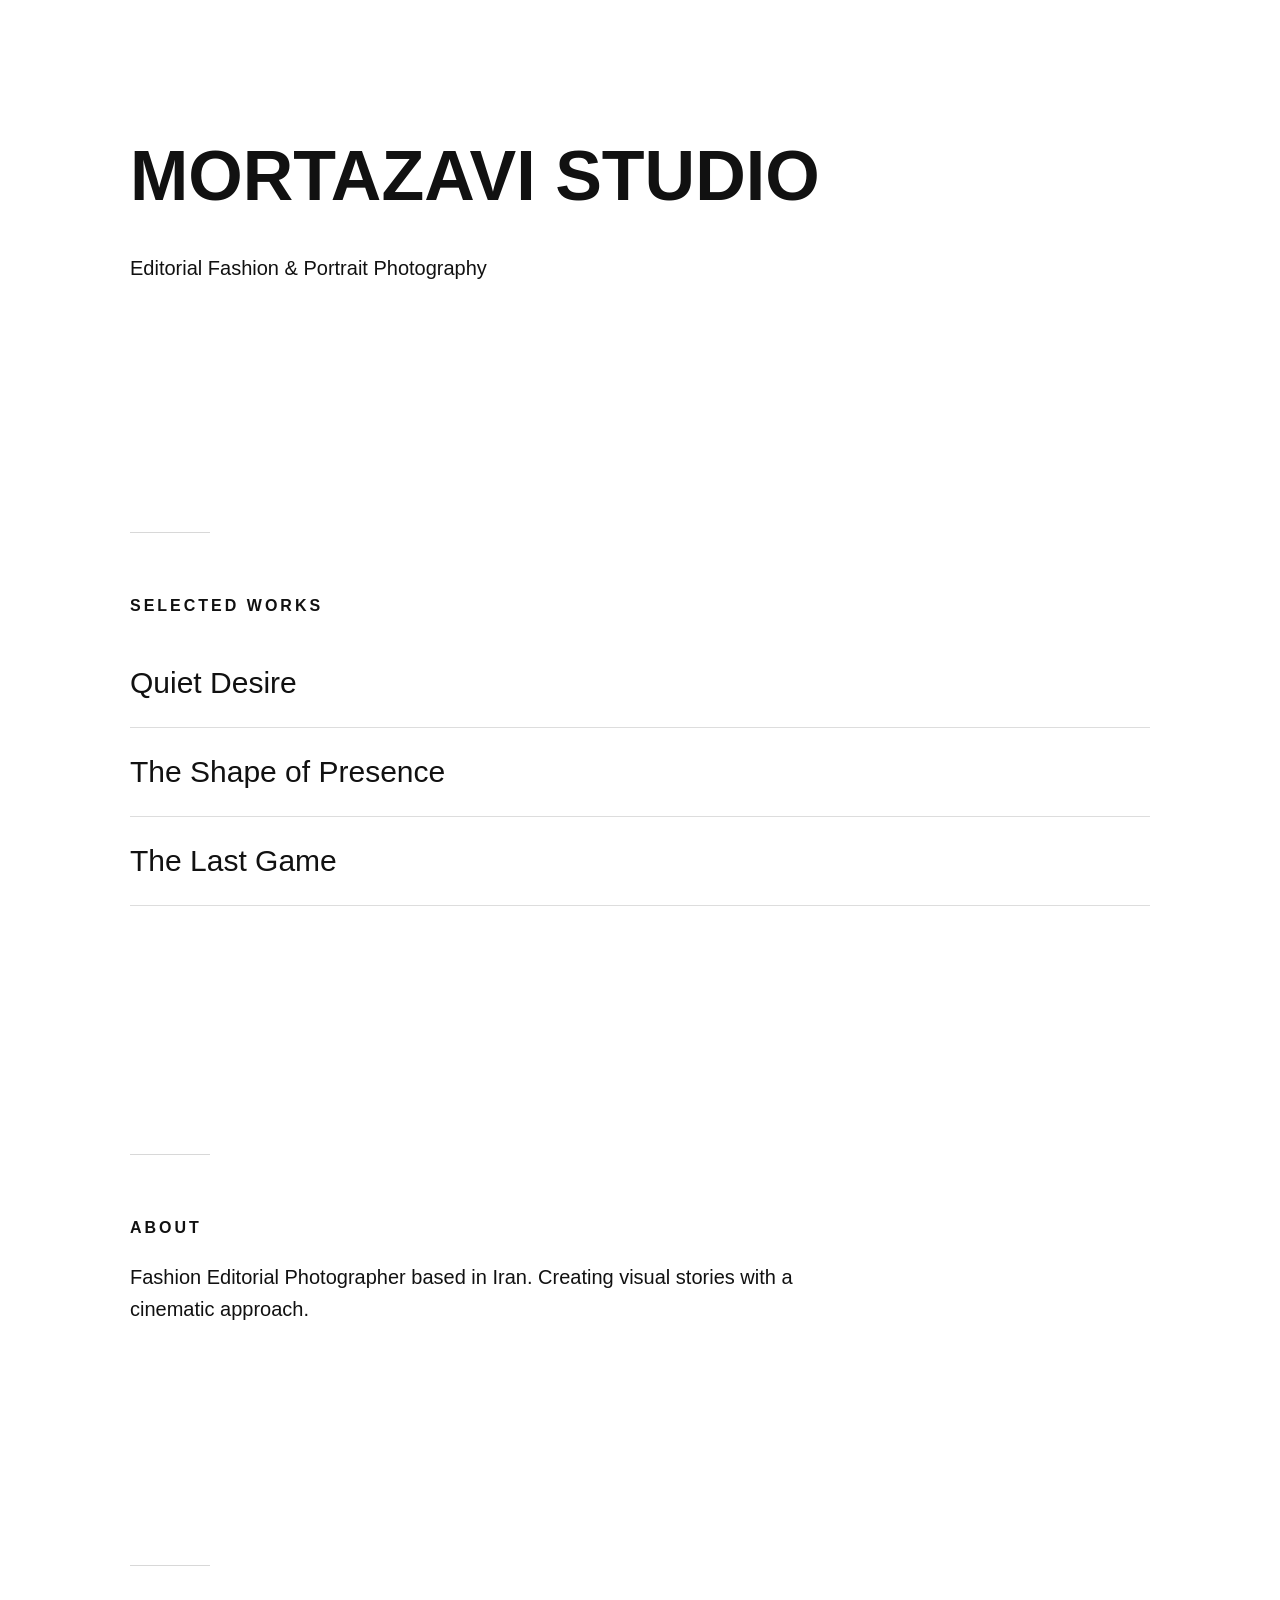
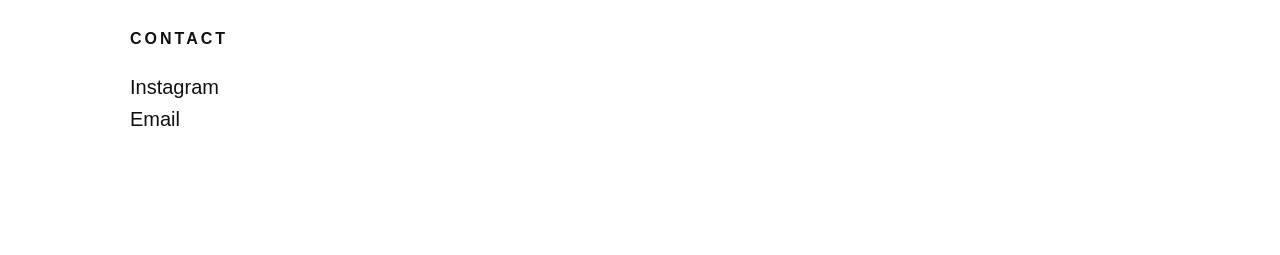
<file: index.html>
<!DOCTYPE html>
<html lang="en">
<head>
    <meta charset="UTF-8">
    <meta name="viewport" content="width=device-width, initial-scale=1.0">
    <title>Mortazavi Group Studio</title>

    <link rel="stylesheet" href="style.css">
</head>

<body>

<section>

<h1>MORTAZAVI STUDIO</h1>

<p>Editorial Fashion & Portrait Photography</p>

</section>

<section>

<h2>Selected Works</h2>

<a class="project" href="projects/quiet-desire.html">
Quiet Desire
</a>
<a class="project" href="#">The Shape of Presence</a>
<a class="project" href="#">The Last Game</a>

</section>

<section>

<h2>About</h2>

<p>
Fashion Editorial Photographer based in Iran.
Creating visual stories with a cinematic approach.
</p>

</section>

<section>

<h2>Contact</h2>

<p>Instagram</p>
<p>Email</p>

</section>

</body>
</html>
</file>
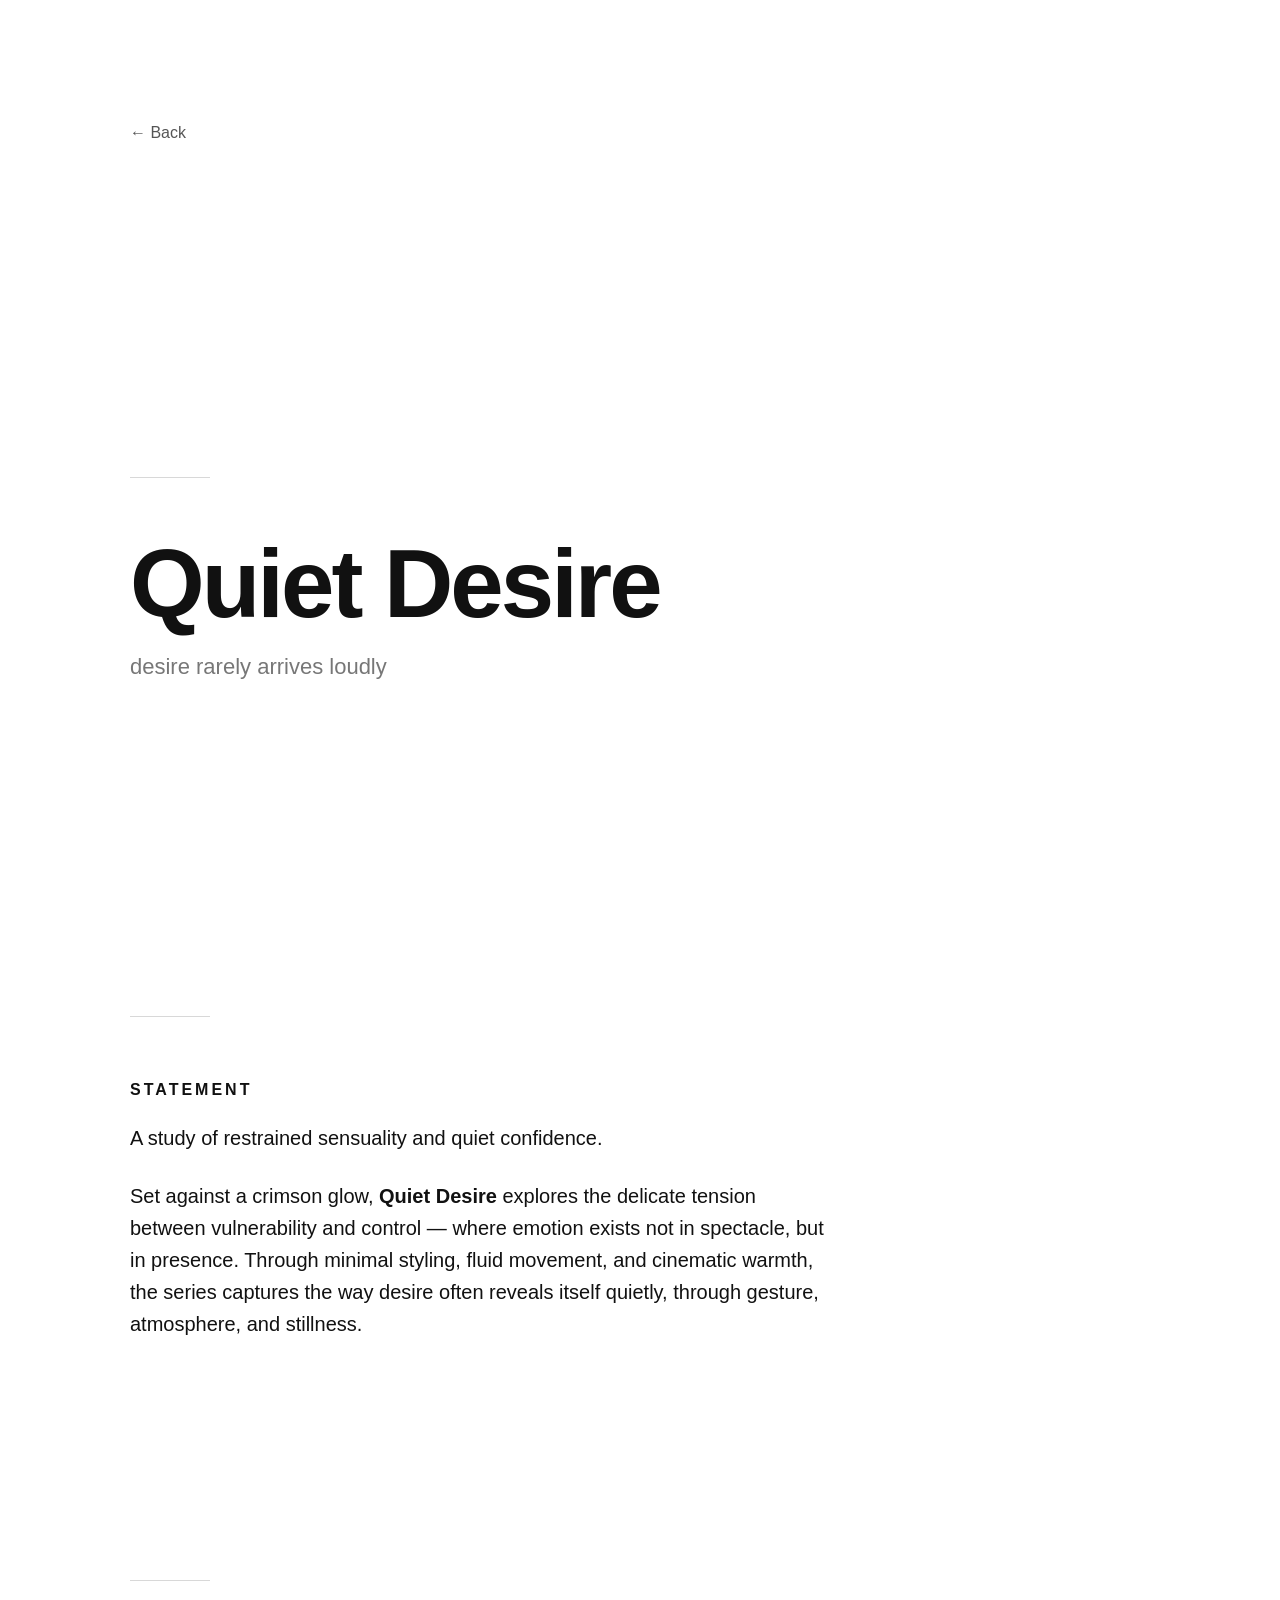
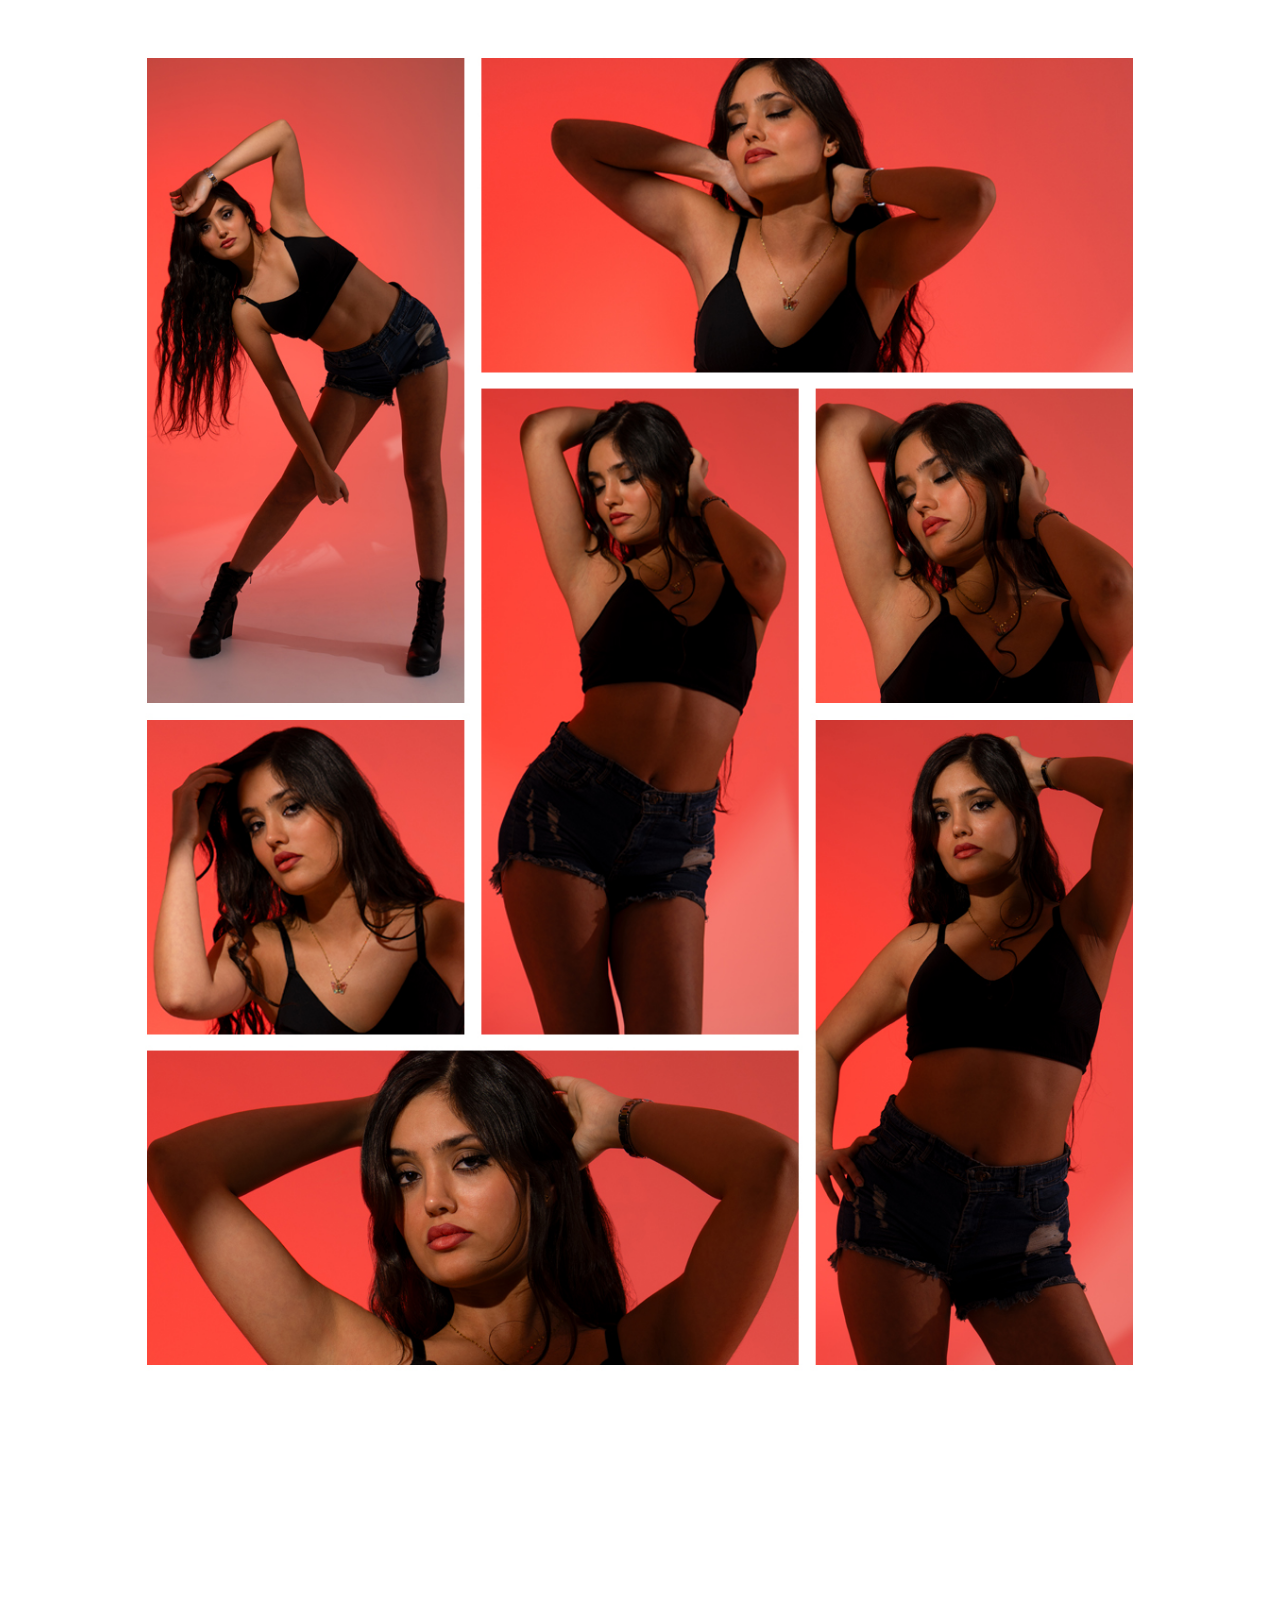
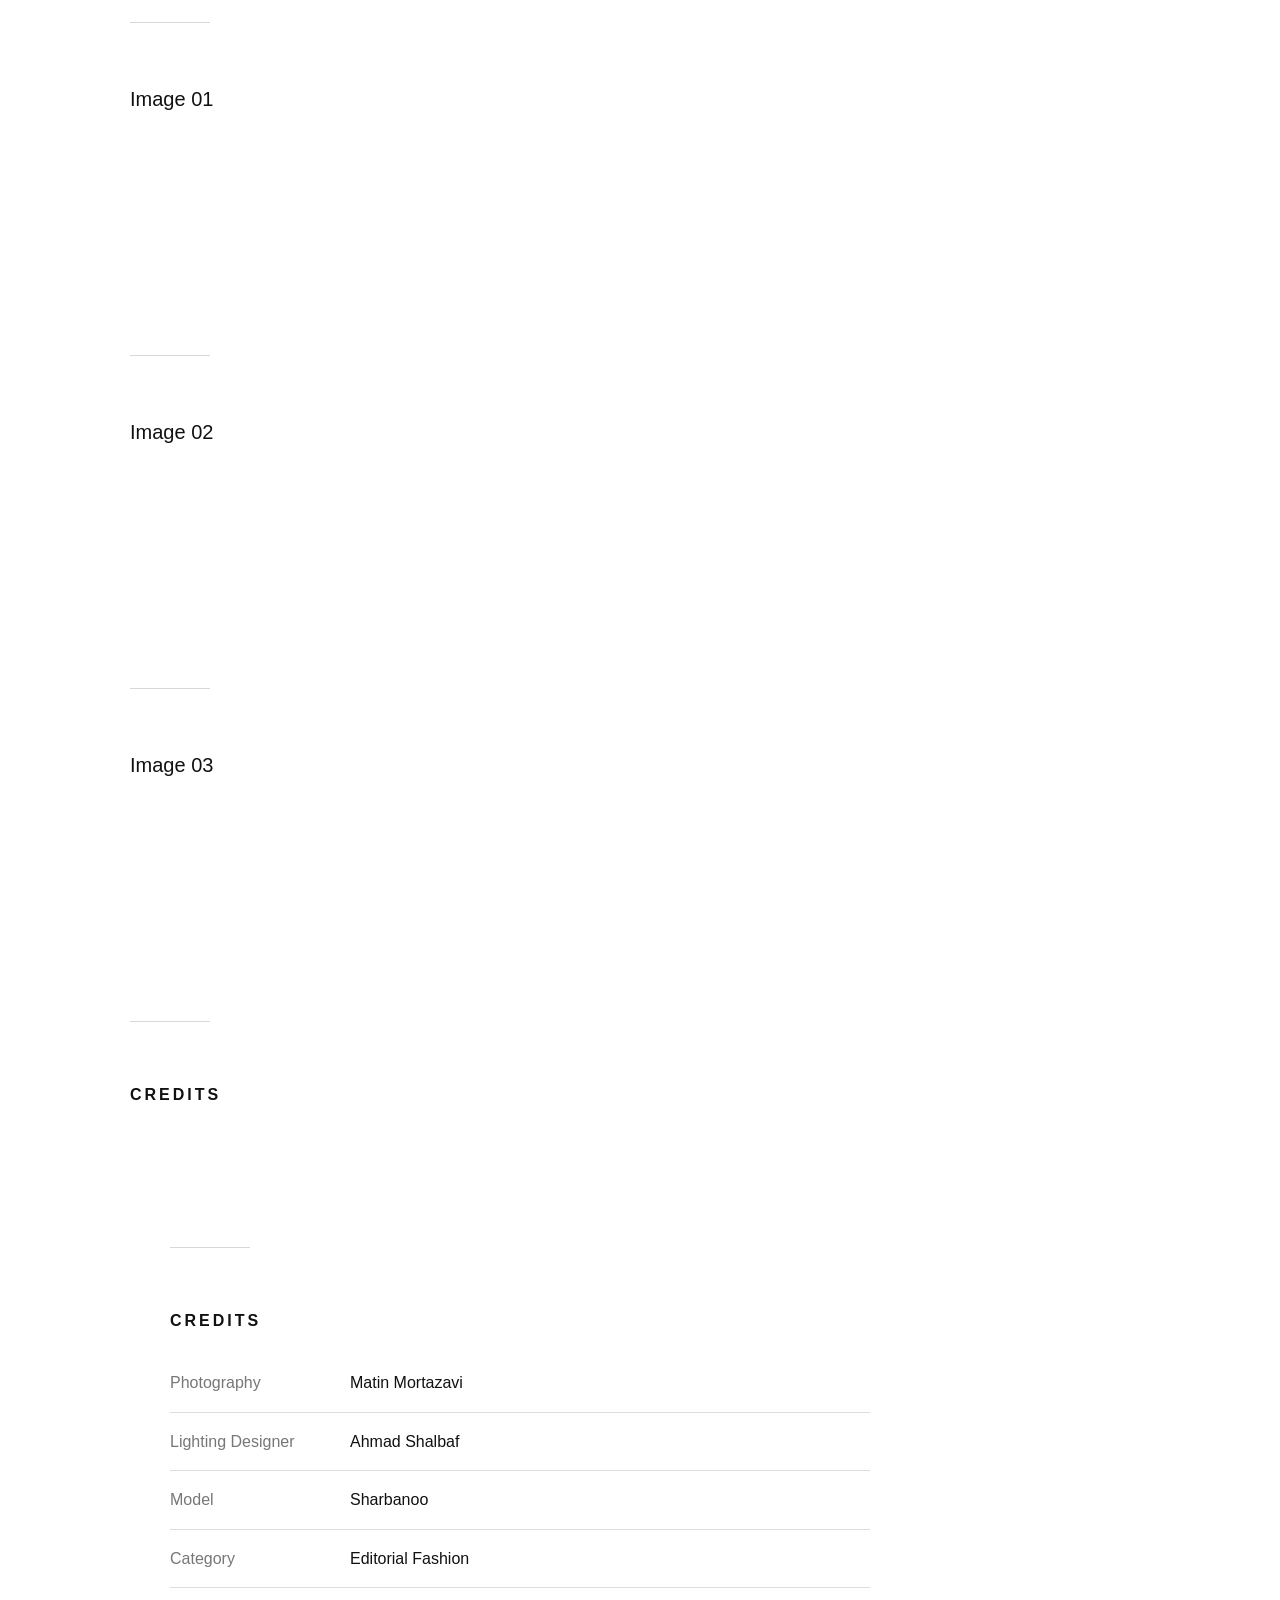
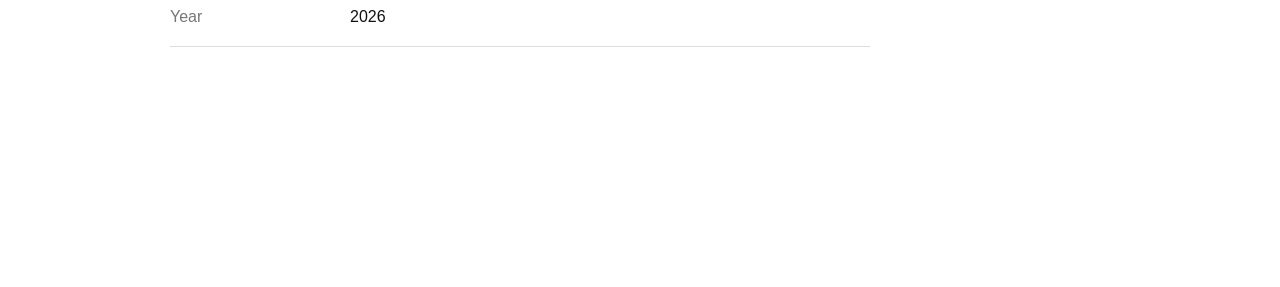
<file: projects/quiet-desire.html>
<!DOCTYPE html>
<html lang="en">

<head>

<meta charset="UTF-8">

<meta name="viewport" content="width=device-width, initial-scale=1.0">

<title>Quiet Desire</title>

<link rel="stylesheet" href="../style.css">

</head>

<body>

<section>

<a href="../index.html">← Back</a>

</section>

<section>

<h1>Quiet Desire</h1>

<p><em>desire rarely arrives loudly</em></p>

</section>

<section>

<h2>Statement</h2>

<p>

A study of restrained sensuality and quiet confidence.

</p>

<br>

<p>

Set against a crimson glow, <strong>Quiet Desire</strong> explores the delicate tension between vulnerability and control — where emotion exists not in spectacle, but in presence. Through minimal styling, fluid movement, and cinematic warmth, the series captures the way desire often reveals itself quietly, through gesture, atmosphere, and stillness.

</p>

</section>

<section>

<img src="projects/cover.jpg" class="hero" alt="Quiet Desire Cover">

</section>

<section>

<p>
Image 01
</p>

</section>

<section>

<p>
Image 02
</p>

</section>

<section>

<p>
Image 03
</p>

</section>

<section>

<h2>Credits</h2>

<section>

<h2>Credits</h2>

<table class="credits">

<tr>
<td>Photography</td>
<td>Matin Mortazavi</td>
</tr>

<tr>
<td>Lighting Designer</td>
<td>Ahmad Shalbaf</td>
</tr>

<tr>
<td>Model</td>
<td>Sharbanoo</td>
</tr>

<tr>
<td>Category</td>
<td>Editorial Fashion</td>
</tr>

<tr>
<td>Year</td>
<td>2026</td>
</tr>

</table>

</section>

</body>

</html>
</file>
<file: style.css>
*{
    margin:0;
    padding:0;
    box-sizing:border-box;
}

body{
    background:#fff;
    color:#111;
    font-family:Arial, Helvetica, sans-serif;
    line-height:1.6;
}

section{
    max-width:1100px;
    margin:auto;
    padding:120px 40px;
}

h1{
    font-size:70px;
    margin-bottom:20px;
}

h2{
    font-size:40px;
    margin-bottom:40px;
}

p{
    font-size:20px;
}

.project{
    display:block;
    padding:20px 0;
    border-bottom:1px solid #ddd;
    color:#111;
    text-decoration:none;
    font-size:30px;
}

.project:hover{
    opacity:.5;
}

h2{
    font-size:16px;
    text-transform:uppercase;
    letter-spacing:3px;
    margin-bottom:20px;
}

section p{
    max-width:700px;
}

em{
    color:#777;
    font-style:normal;
}

strong{
    font-weight:600;
}

section:first-child a{
    text-decoration:none;
    color:#555;
}

section:first-child a:hover{
    color:#000;
}

.credits{
    width:100%;
    max-width:700px;
    border-collapse:collapse;
}

.credits td{
    padding:16px 0;
    border-bottom:1px solid #ddd;
}

.credits td:first-child{
    width:180px;
    color:#777;
}

/* ---------- Quiet Desire Cover ---------- */

section:nth-of-type(2){
    min-height:70vh;

    display:flex;
    flex-direction:column;
    justify-content:center;
}

section:nth-of-type(2) h1{

    font-size:96px;
    line-height:.95;

    margin-bottom:20px;

    letter-spacing:-3px;
}

section:nth-of-type(2) p{

    font-size:22px;

    color:#666;

    font-style:italic;
}

/* ---------- Editorial Dividers ---------- */

section{
    position:relative;
}

section:not(:first-child)::before{

    content:"";

    display:block;

    width:80px;

    height:1px;

    background:#d8d8d8;

    margin-bottom:60px;
 
}

.hero{

    width:100%;

    display:block;

    border-radius:4px;
}
</file>
